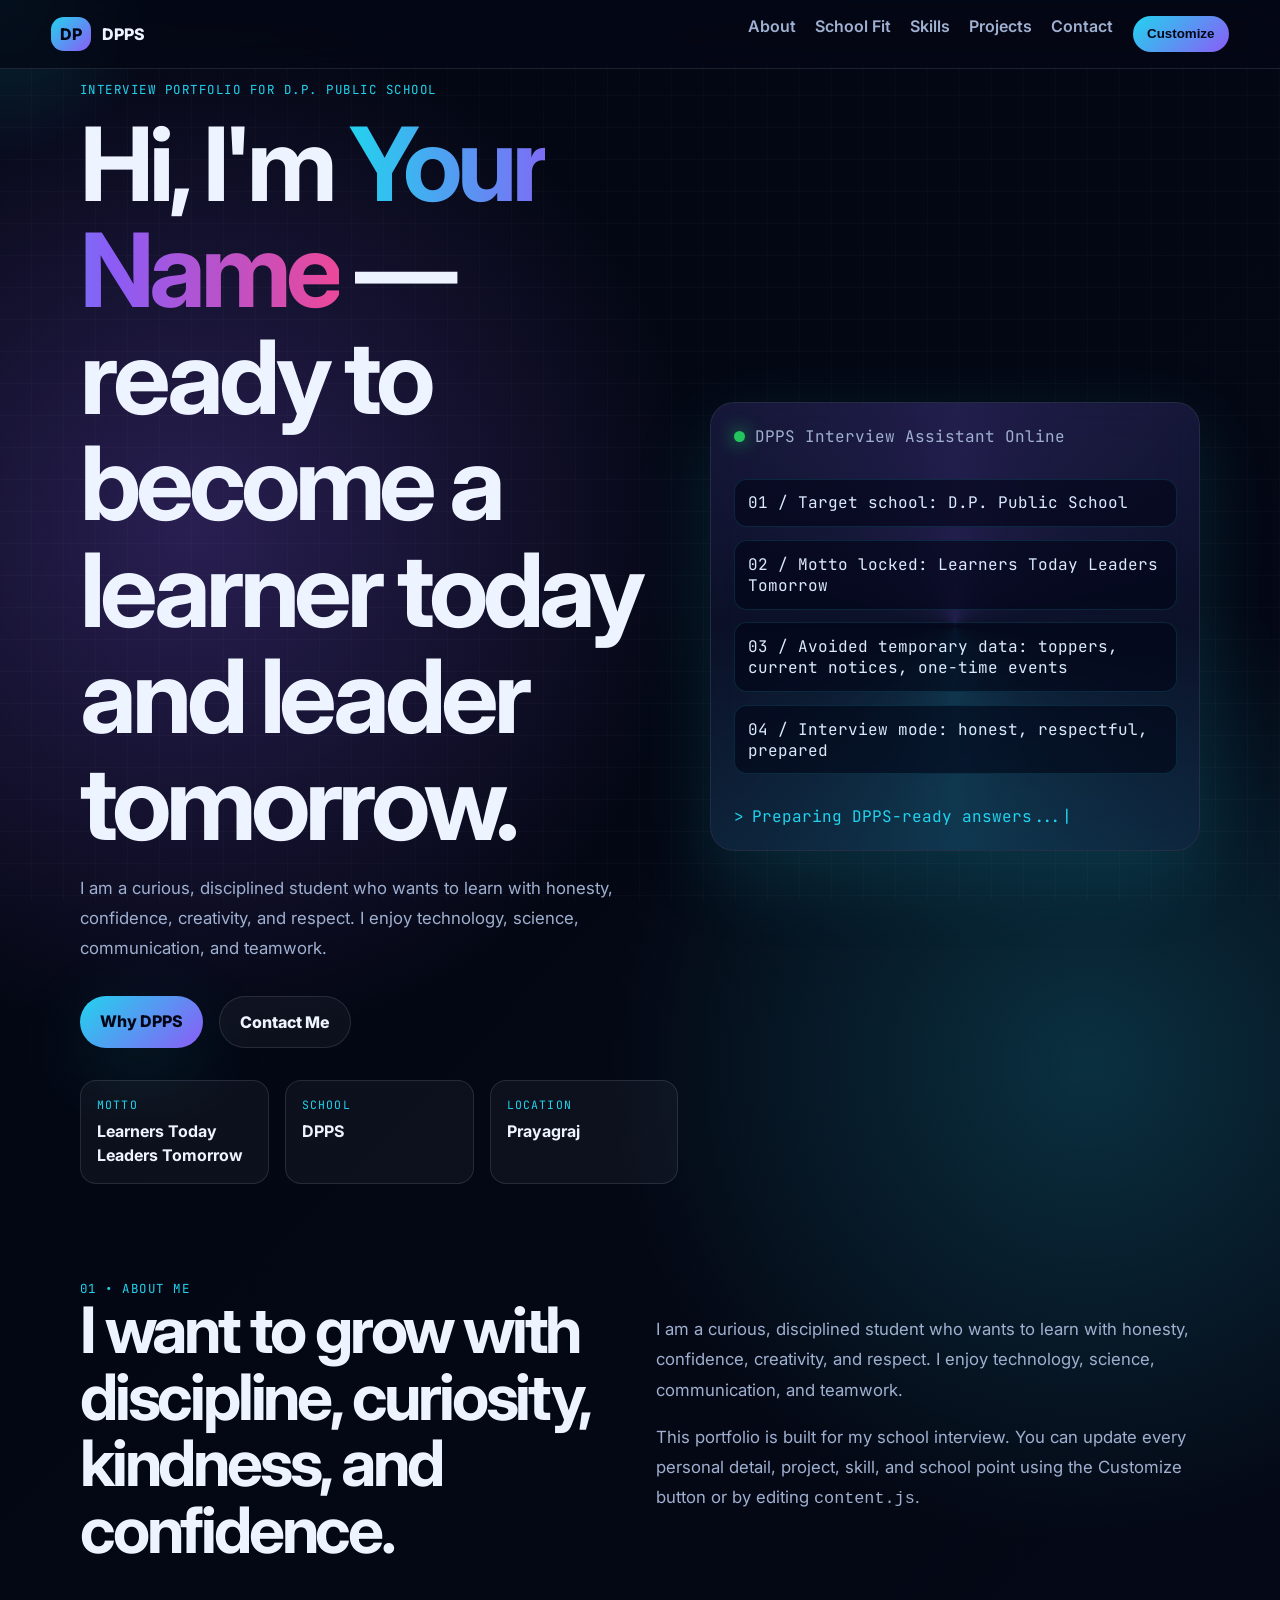
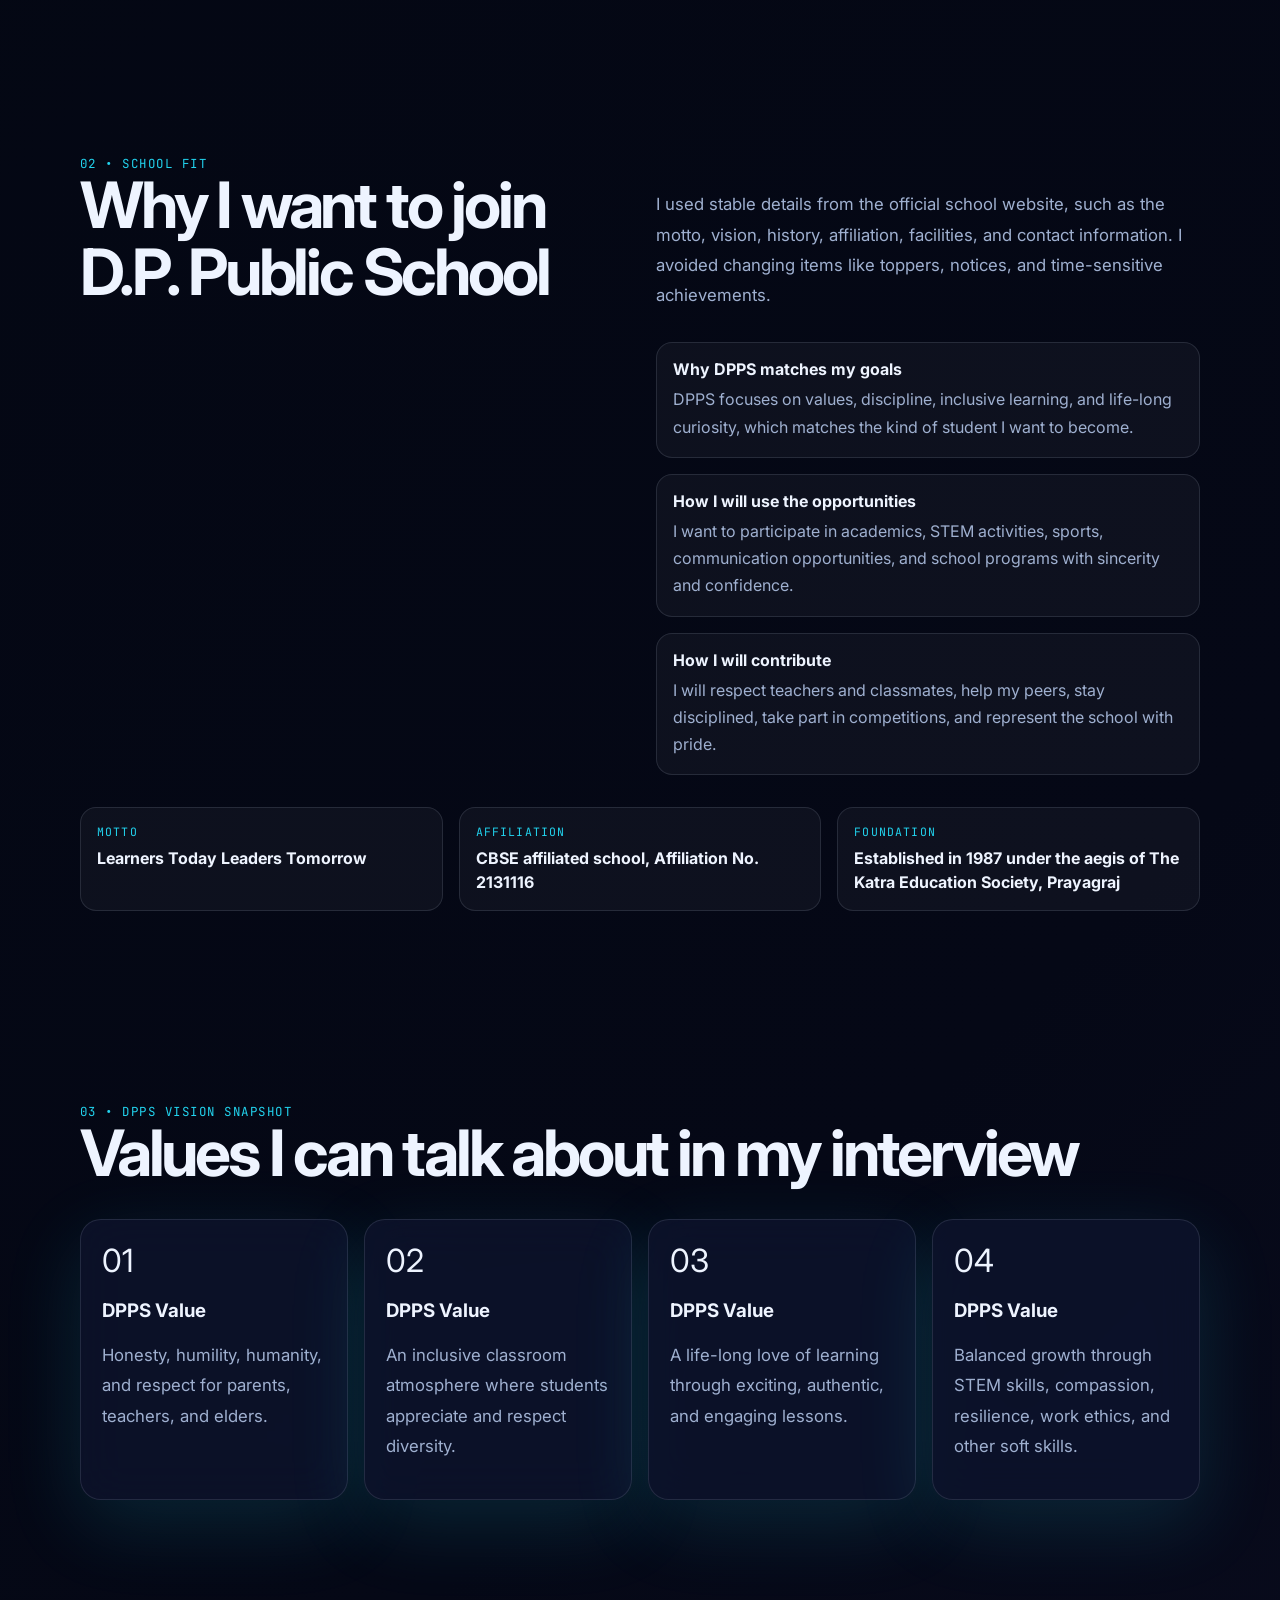
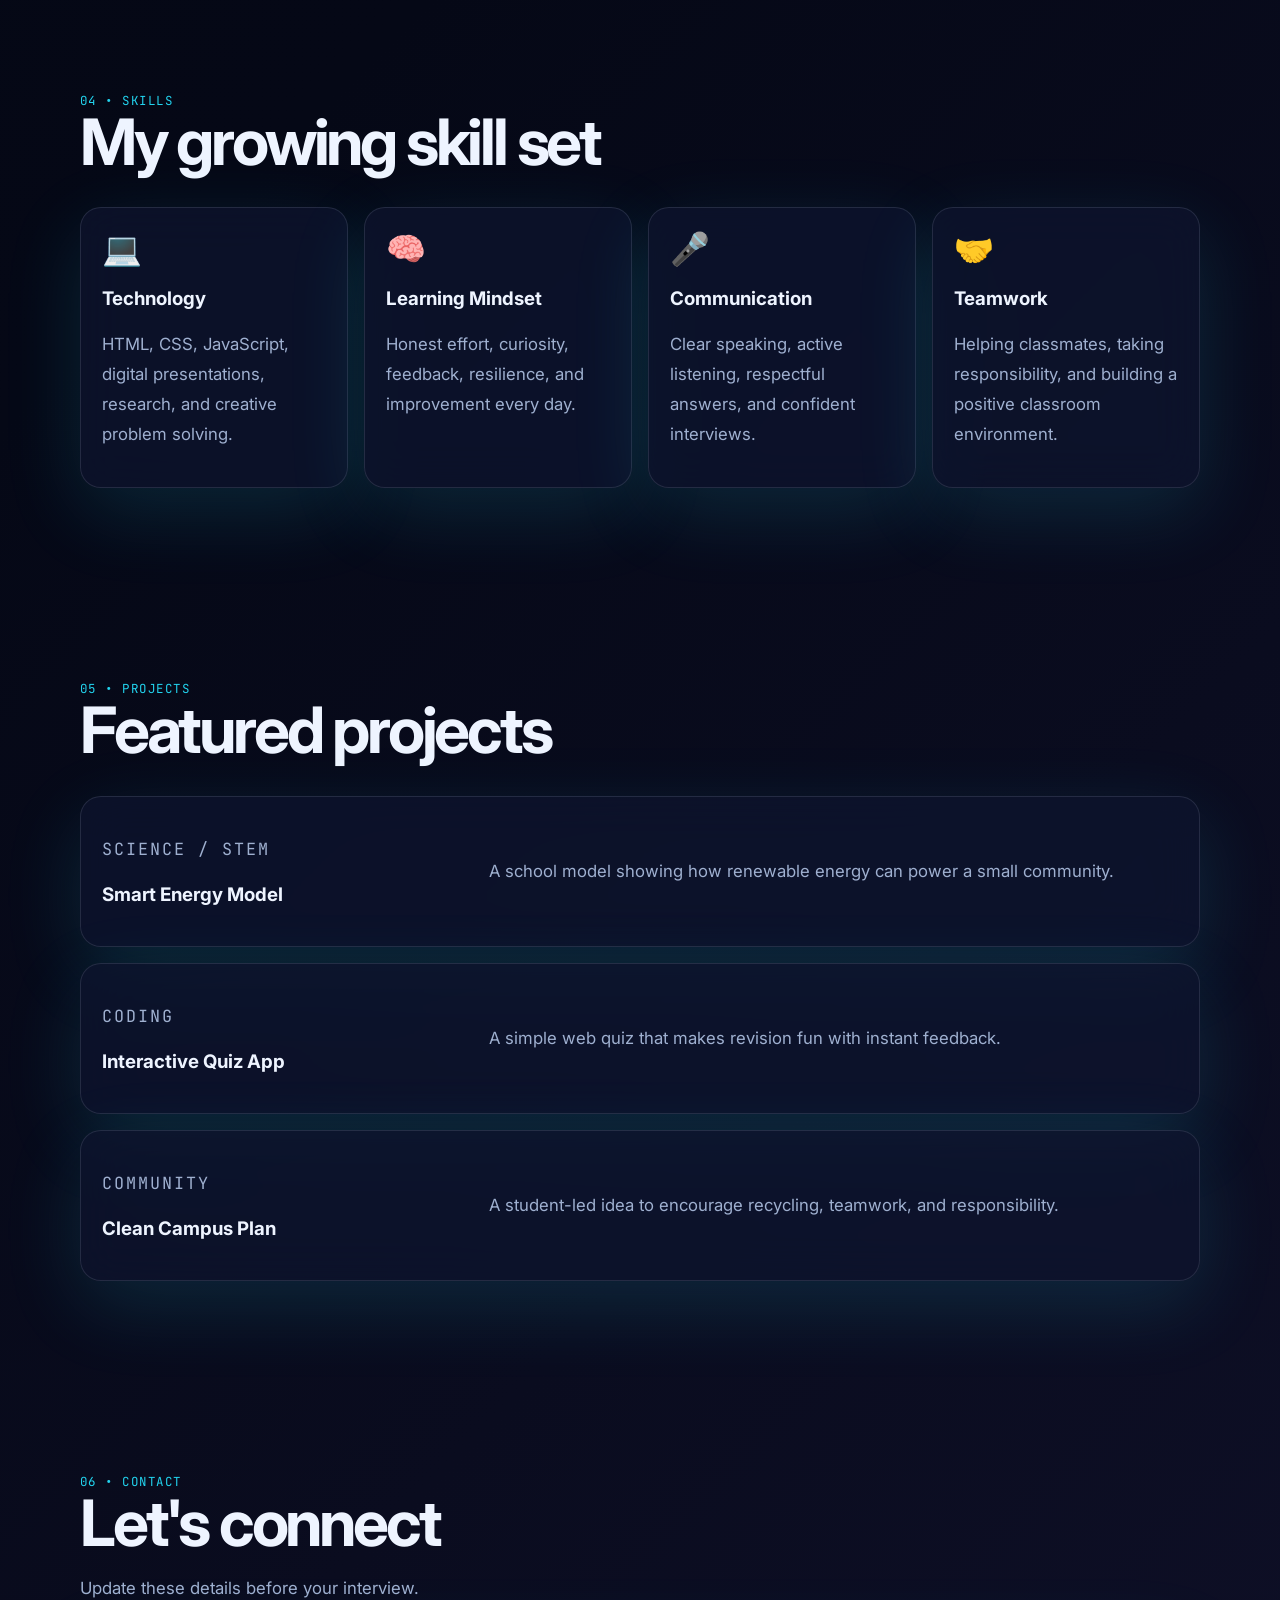
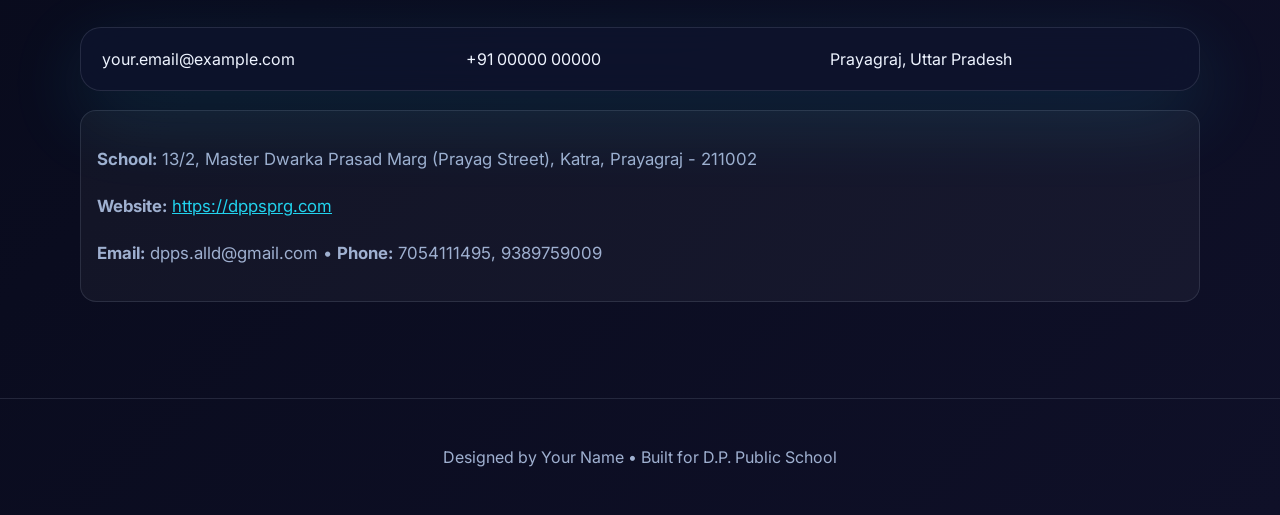
<file: index.html>
<!DOCTYPE html>
<html lang="en">
<head>
  <meta charset="UTF-8" />
  <meta name="viewport" content="width=device-width, initial-scale=1.0" />
  <meta name="description" content="A modern AI-inspired D.P. Public School interview portfolio." />
  <title>D.P. Public School Interview Portfolio</title>
  <link rel="preconnect" href="https://fonts.googleapis.com">
  <link rel="preconnect" href="https://fonts.gstatic.com" crossorigin>
  <link href="https://fonts.googleapis.com/css2?family=Inter:wght@400;500;600;700;800&family=JetBrains+Mono:wght@400;600&display=swap" rel="stylesheet">
  <link rel="stylesheet" href="styles.css" />
</head>
<body>
  <div class="cursor-glow" aria-hidden="true"></div>
  <div class="noise" aria-hidden="true"></div>

  <header class="site-header">
    <a class="logo" href="#home" aria-label="Go to home">
      <span class="logo-mark">DP</span>
      <span data-field="school.shortName">DPPS</span>
    </a>
    <button class="menu-toggle" aria-label="Open navigation" aria-expanded="false">
      <span></span><span></span><span></span>
    </button>
    <nav class="nav-links" aria-label="Main navigation">
      <a href="#about">About</a>
      <a href="#school-fit">School Fit</a>
      <a href="#skills">Skills</a>
      <a href="#projects">Projects</a>
      <a href="#contact">Contact</a>
      <button class="edit-open" type="button">Customize</button>
    </nav>
  </header>

  <main>
    <section id="home" class="hero section-grid">
      <div class="hero-copy reveal">
        <p class="eyebrow">Interview Portfolio for <span data-field="school.name">D.P. Public School</span></p>
        <h1>Hi, I'm <span class="gradient-text" data-field="student.name">Your Name</span> — ready to become a learner today and leader tomorrow.</h1>
        <p class="hero-text" data-field="student.intro"></p>
        <div class="hero-actions">
          <a class="btn primary" href="#school-fit">Why DPPS</a>
          <a class="btn ghost" href="#contact">Contact Me</a>
        </div>
        <div class="quick-facts" id="quickFacts"></div>
      </div>

      <aside class="ai-panel reveal" aria-label="AI style introduction panel">
        <div class="panel-top">
          <span class="status-dot"></span>
          <span>DPPS Interview Assistant Online</span>
        </div>
        <div class="terminal-lines" id="terminalLines"></div>
        <div class="prompt-row">
          <span>&gt;</span>
          <span class="typing" id="typingText">Preparing DPPS-ready answers...</span>
        </div>
      </aside>
    </section>

    <section id="about" class="content-section reveal">
      <div class="section-label">01 • About Me</div>
      <div class="two-column">
        <h2>I want to grow with discipline, curiosity, kindness, and confidence.</h2>
        <div>
          <p data-field="student.intro"></p>
          <p>This portfolio is built for my school interview. You can update every personal detail, project, skill, and school point using the Customize button or by editing <code>content.js</code>.</p>
        </div>
      </div>
    </section>

    <section id="school-fit" class="content-section reveal">
      <div class="section-label">02 • School Fit</div>
      <div class="two-column">
        <h2>Why I want to join <span data-field="school.name">D.P. Public School</span></h2>
        <div>
          <p class="school-note">I used stable details from the official school website, such as the motto, vision, history, affiliation, facilities, and contact information. I avoided changing items like toppers, notices, and time-sensitive achievements.</p>
          <div class="fit-list" id="schoolFitList"></div>
        </div>
      </div>
      <div class="school-dashboard">
        <article><span>Motto</span><strong data-field="school.motto"></strong></article>
        <article><span>Affiliation</span><strong data-field="school.affiliation"></strong></article>
        <article><span>Foundation</span><strong data-field="school.founded"></strong></article>
      </div>
    </section>

    <section id="vision" class="content-section reveal">
      <div class="section-label">03 • DPPS Vision Snapshot</div>
      <h2>Values I can talk about in my interview</h2>
      <div class="card-grid" id="visionCards"></div>
    </section>

    <section id="skills" class="content-section reveal">
      <div class="section-label">04 • Skills</div>
      <h2>My growing skill set</h2>
      <div class="card-grid" id="skillsGrid"></div>
    </section>

    <section id="projects" class="content-section reveal">
      <div class="section-label">05 • Projects</div>
      <h2>Featured projects</h2>
      <div class="project-list" id="projectsList"></div>
    </section>

    <section id="contact" class="content-section contact-section reveal">
      <div class="section-label">06 • Contact</div>
      <h2>Let's connect</h2>
      <p>Update these details before your interview.</p>
      <div class="contact-grid">
        <a data-link="student.email" href="mailto:your.email@example.com" data-field="student.email"></a>
        <a data-link="student.phone" href="tel:+910000000000" data-field="student.phone"></a>
        <span data-field="student.city"></span>
      </div>
      <div class="school-contact">
        <p><strong>School:</strong> <span data-field="school.address"></span></p>
        <p><strong>Website:</strong> <a data-link="school.website" href="https://dppsprg.com" data-field="school.website"></a></p>
        <p><strong>Email:</strong> <span data-field="school.email"></span> • <strong>Phone:</strong> <span data-field="school.phone"></span></p>
      </div>
    </section>
  </main>

  <dialog class="editor-dialog" id="editorDialog">
    <form method="dialog" class="editor-panel">
      <div>
        <p class="eyebrow">Local Portfolio Editor</p>
        <h2>Update without asking anyone</h2>
        <p>Change the JSON below, save it, and this browser will remember your edits. Use Reset to return to the original DPPS template.</p>
      </div>
      <textarea id="contentEditor" spellcheck="false"></textarea>
      <div class="editor-actions">
        <button class="btn ghost" value="cancel" type="submit">Close</button>
        <button class="btn ghost" id="resetContent" type="button">Reset</button>
        <button class="btn primary" id="saveContent" type="button">Save Updates</button>
      </div>
      <p class="editor-message" id="editorMessage" role="status"></p>
    </form>
  </dialog>

  <footer>
    <p>Designed by <span data-field="student.name">Your Name</span> • Built for <span data-field="school.name">D.P. Public School</span></p>
  </footer>

  <script src="content.js"></script>
  <script src="script.js"></script>
</body>
</html>
</file>
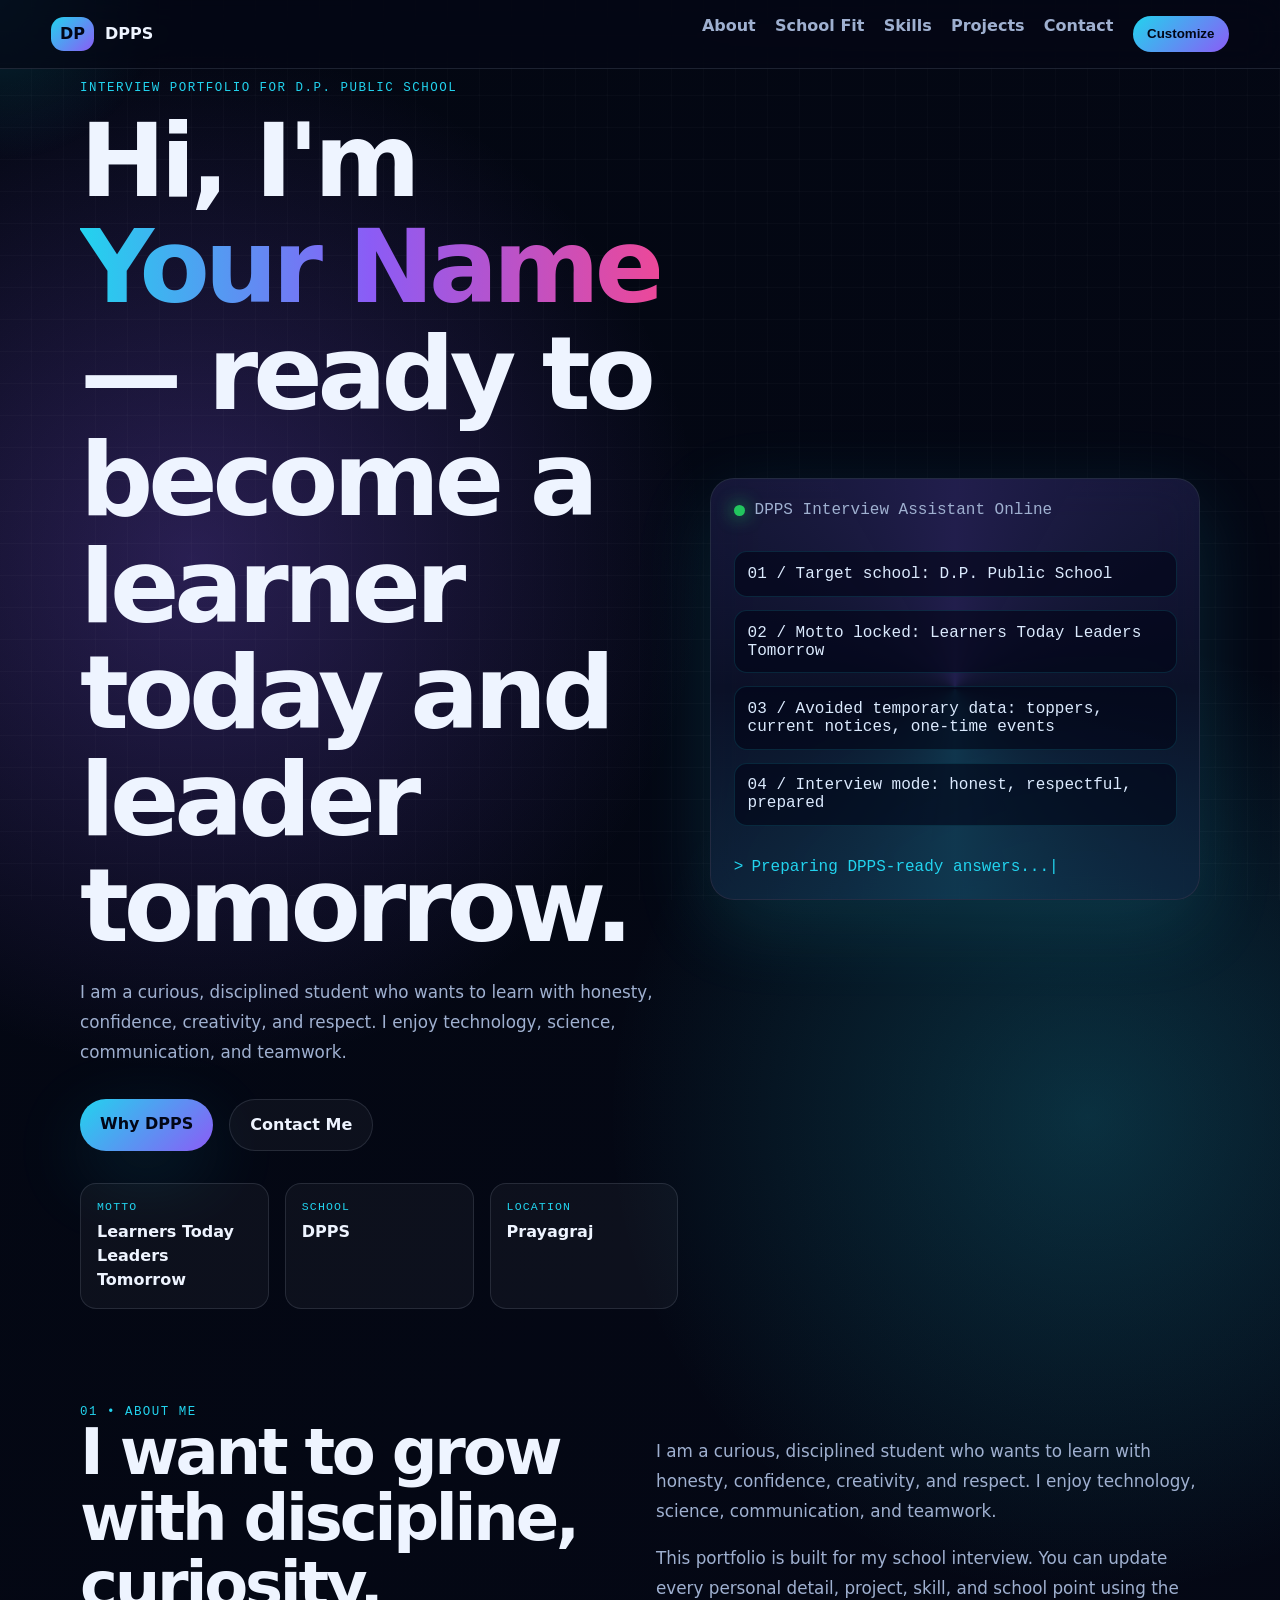
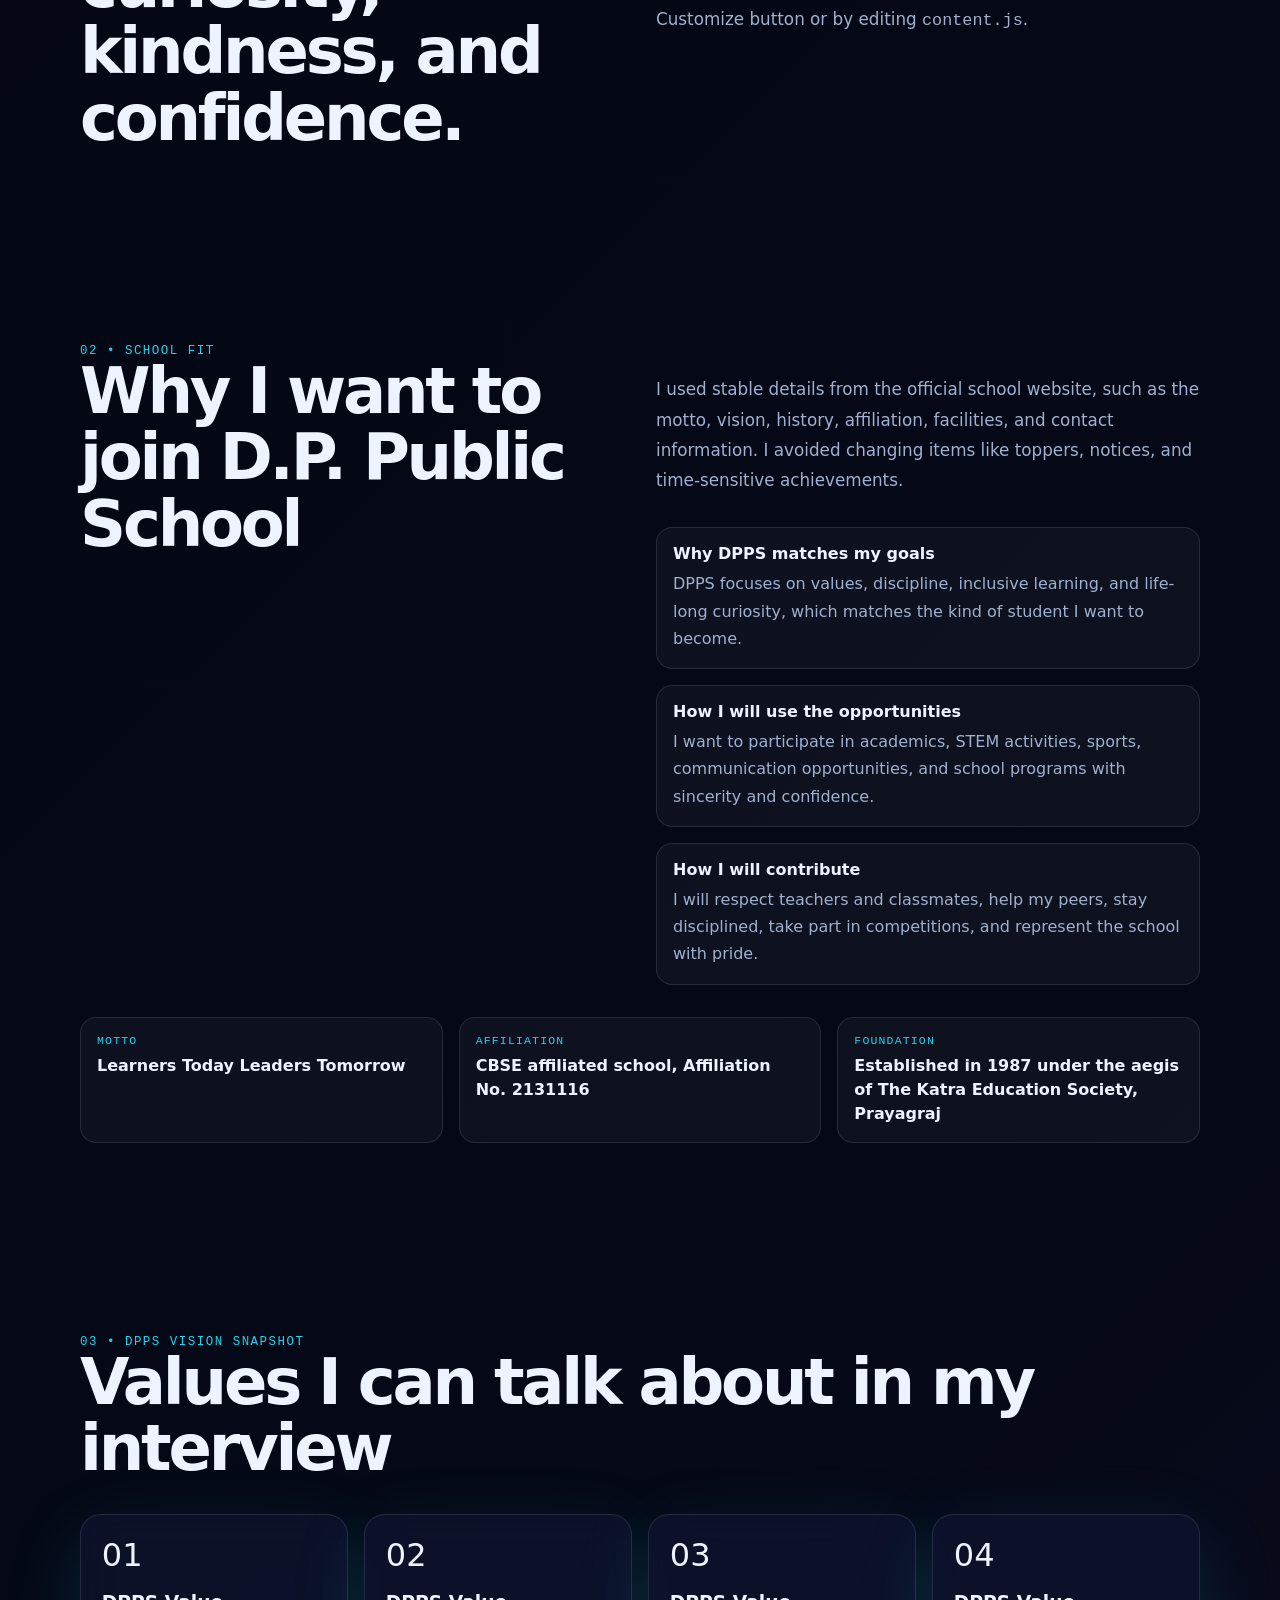
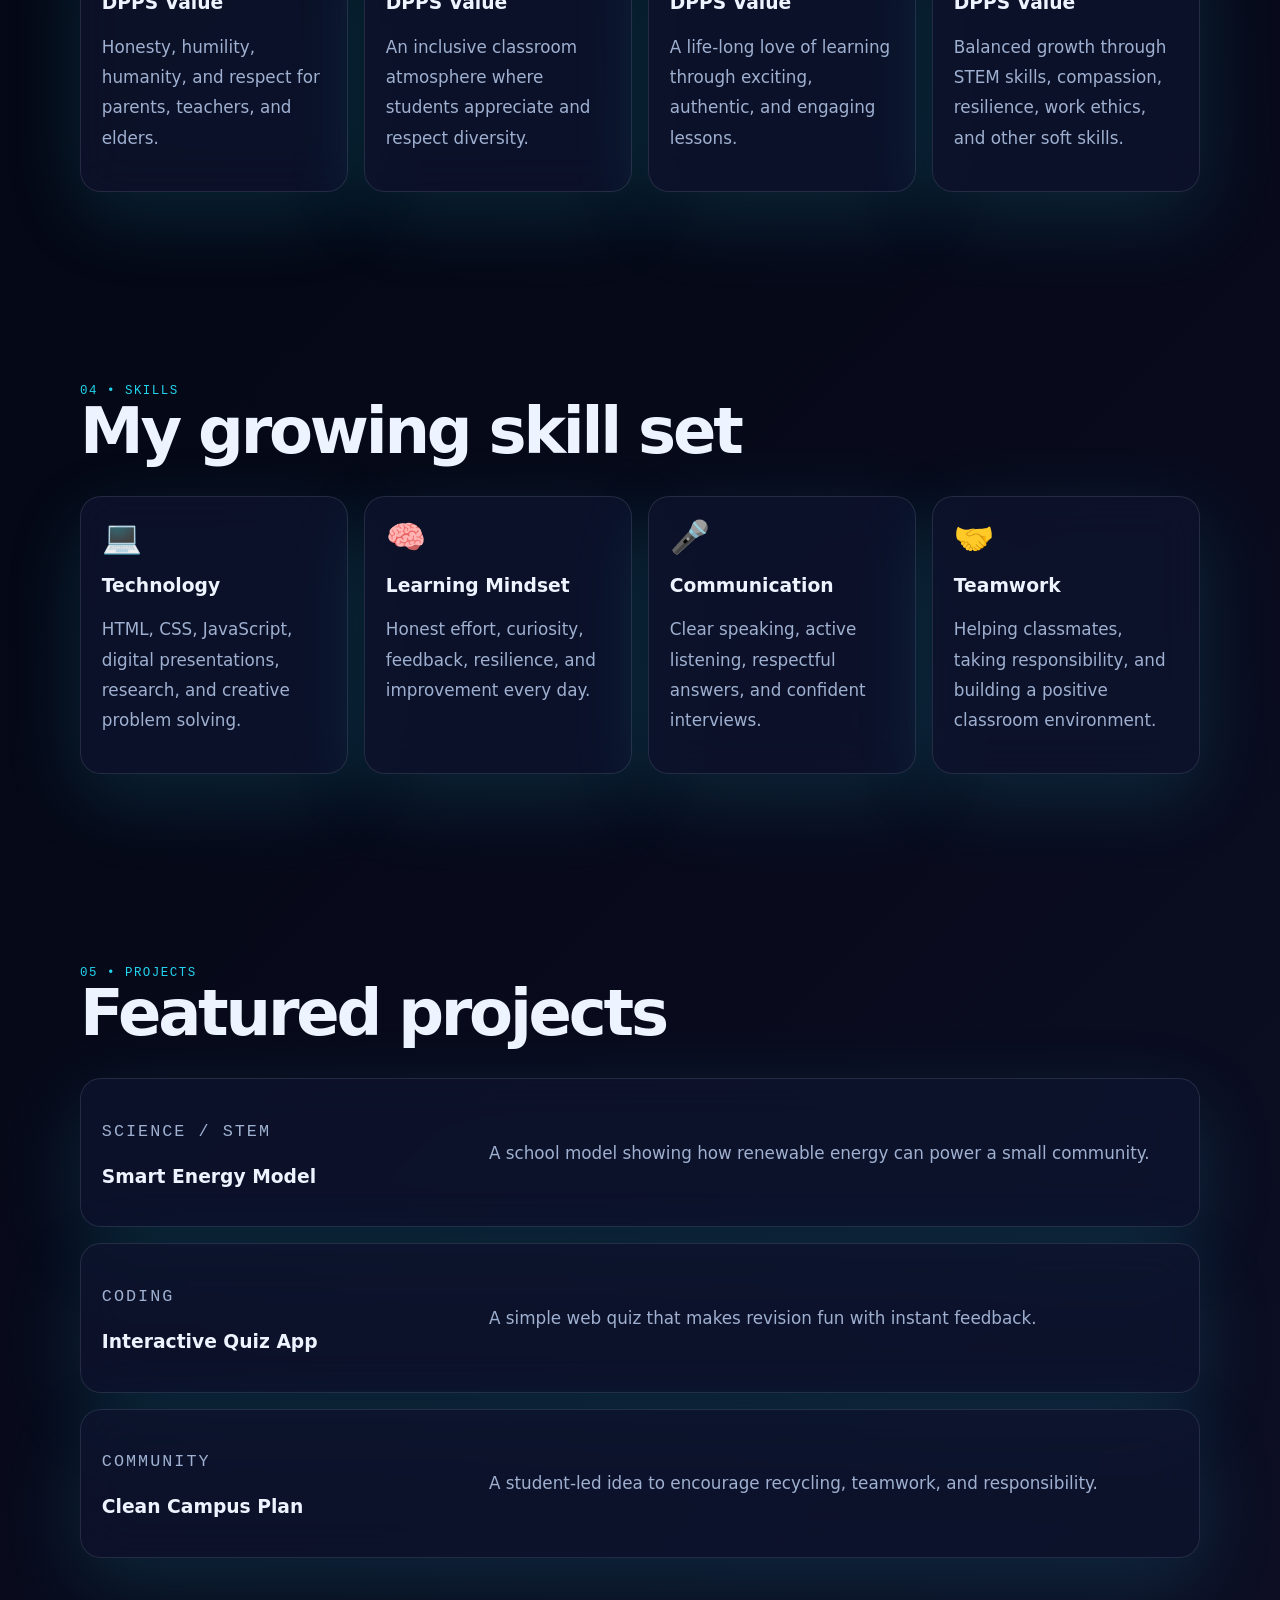
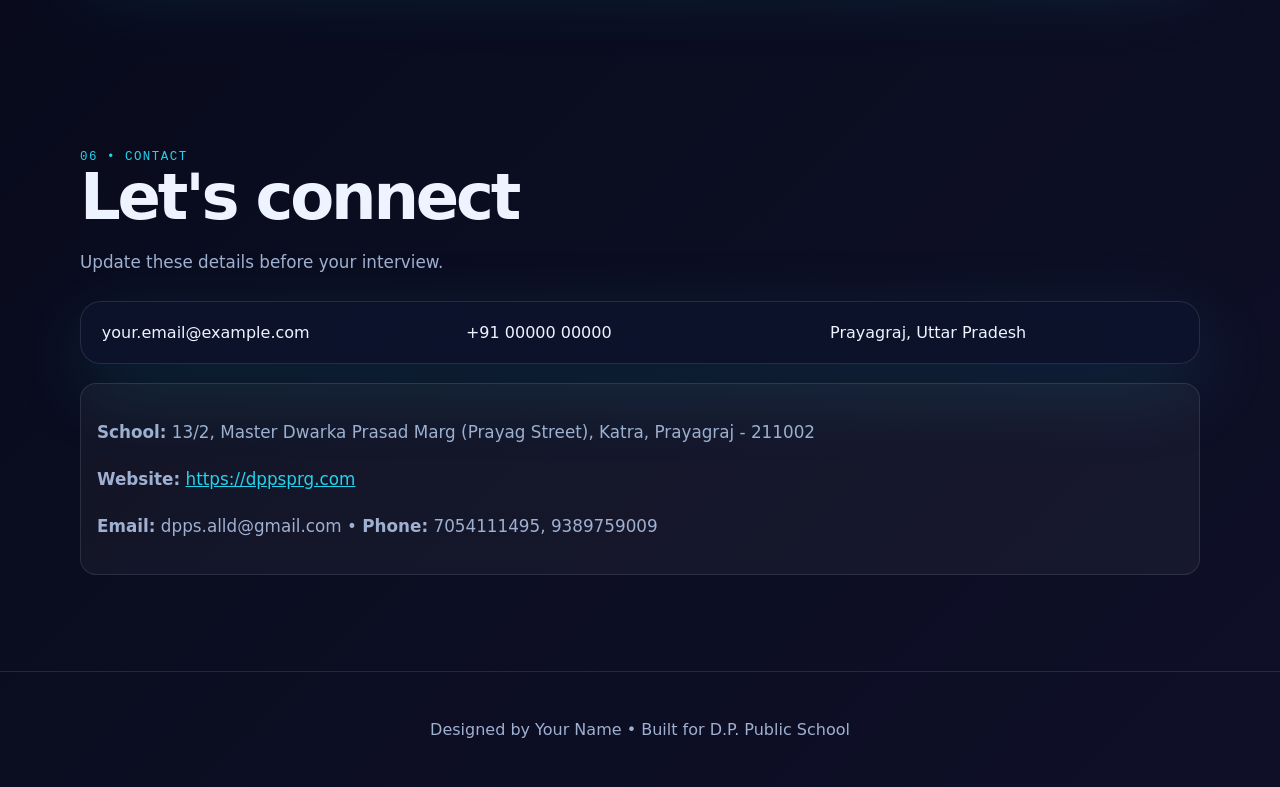
<file: dpps-portfolio.html>
<!DOCTYPE html>
<html lang="en">
<head>
  <meta charset="UTF-8" />
  <meta name="viewport" content="width=device-width, initial-scale=1.0" />
  <meta name="description" content="A modern AI-inspired D.P. Public School interview portfolio." />
  <title>D.P. Public School Interview Portfolio</title>
  <style>
:root {
  --bg: #050816;
  --panel: rgba(14, 22, 48, 0.72);
  --text: #eef4ff;
  --muted: #9fb0d0;
  --cyan: #22d3ee;
  --violet: #8b5cf6;
  --pink: #ec4899;
  --line: rgba(148, 163, 184, 0.18);
  --shadow: 0 24px 80px rgba(34, 211, 238, 0.14);
}

* { box-sizing: border-box; }
html { scroll-behavior: smooth; }
body {
  margin: 0;
  min-height: 100vh;
  font-family: system-ui, -apple-system, BlinkMacSystemFont, 'Segoe UI', sans-serif;
  color: var(--text);
  background:
    radial-gradient(circle at 15% 10%, rgba(139, 92, 246, 0.28), transparent 32rem),
    radial-gradient(circle at 85% 20%, rgba(34, 211, 238, 0.20), transparent 30rem),
    linear-gradient(135deg, #030712, var(--bg) 55%, #0f1028);
  overflow-x: hidden;
}

.cursor-glow {
  position: fixed;
  inset: auto;
  width: 22rem;
  height: 22rem;
  border-radius: 999px;
  pointer-events: none;
  background: radial-gradient(circle, rgba(34, 211, 238, 0.16), transparent 65%);
  transform: translate(-50%, -50%);
  z-index: 0;
}

.noise {
  position: fixed;
  inset: 0;
  pointer-events: none;
  opacity: 0.08;
  background-image: linear-gradient(transparent 95%, rgba(255,255,255,.3) 96%), linear-gradient(90deg, transparent 95%, rgba(255,255,255,.25) 96%);
  background-size: 32px 32px;
}

.site-header {
  position: sticky;
  top: 0;
  z-index: 10;
  display: flex;
  justify-content: space-between;
  align-items: center;
  padding: 1rem clamp(1rem, 4vw, 4rem);
  backdrop-filter: blur(18px);
  border-bottom: 1px solid var(--line);
  background: rgba(5, 8, 22, 0.72);
}

.logo, .nav-links a, .contact-grid a { color: var(--text); text-decoration: none; }
.logo { display: flex; gap: .7rem; align-items: center; font-weight: 800; }
.logo-mark { padding: .45rem .55rem; border-radius: .8rem; background: linear-gradient(135deg, var(--cyan), var(--violet)); color: #020617; }
.nav-links { display: flex; gap: 1.2rem; }
.nav-links a { color: var(--muted); font-weight: 600; transition: color .25s ease; }
.nav-links a:hover { color: var(--cyan); }
.nav-links a.active { color: var(--text); }
.menu-toggle { display: none; background: none; border: 0; }
.menu-toggle span { display: block; width: 1.6rem; height: 2px; margin: 5px; background: var(--text); }

main { position: relative; z-index: 1; }
.section-grid, .content-section { width: min(1120px, calc(100% - 2rem)); margin: 0 auto; }
.hero { min-height: 88vh; display: grid; grid-template-columns: 1.1fr .9fr; gap: 2rem; align-items: center; }
.eyebrow, .section-label, .project-type { color: var(--cyan); font-family: 'Courier New', ui-monospace, monospace; text-transform: uppercase; letter-spacing: .12em; font-size: .78rem; }
h1, h2 { margin: 0; line-height: 1.04; letter-spacing: -0.05em; }
h1 { font-size: clamp(2.8rem, 8vw, 6.8rem); }
h2 { font-size: clamp(2rem, 5vw, 4rem); }
.hero-text, .content-section p { color: var(--muted); font-size: 1.05rem; line-height: 1.8; }
.gradient-text { background: linear-gradient(90deg, var(--cyan), var(--violet), var(--pink)); -webkit-background-clip: text; color: transparent; }
.hero-actions { display: flex; flex-wrap: wrap; gap: 1rem; margin-top: 2rem; }
.btn { padding: .95rem 1.25rem; border-radius: 999px; text-decoration: none; font-weight: 800; transition: transform .25s ease, box-shadow .25s ease; }
.btn:hover { transform: translateY(-4px); }
.primary { color: #020617; background: linear-gradient(135deg, var(--cyan), var(--violet)); box-shadow: var(--shadow); }
.ghost { color: var(--text); border: 1px solid var(--line); background: rgba(255,255,255,.04); }

.ai-panel, .glass-card, .project-card, .contact-grid {
  border: 1px solid var(--line);
  background: var(--panel);
  box-shadow: var(--shadow);
  backdrop-filter: blur(22px);
}
.ai-panel { border-radius: 1.5rem; padding: 1.4rem; min-height: 360px; position: relative; overflow: hidden; }
.ai-panel::before { content: ''; position: absolute; inset: -40%; background: conic-gradient(from 90deg, transparent, rgba(34,211,238,.18), transparent, rgba(139,92,246,.18), transparent); animation: spin 8s linear infinite; }
.ai-panel > * { position: relative; z-index: 1; }
.panel-top { display: flex; gap: .6rem; align-items: center; color: var(--muted); font-family: 'Courier New', ui-monospace, monospace; }
.status-dot { width: .7rem; height: .7rem; border-radius: 50%; background: #22c55e; box-shadow: 0 0 18px #22c55e; }
.terminal-lines { margin: 2rem 0; display: grid; gap: .8rem; color: #dbeafe; font-family: 'Courier New', ui-monospace, monospace; }
.terminal-lines p { margin: 0; padding: .8rem; border-radius: .8rem; background: rgba(2,6,23,.62); border: 1px solid rgba(34,211,238,.14); }
.prompt-row { display: flex; gap: .5rem; color: var(--cyan); font-family: 'Courier New', ui-monospace, monospace; }
.typing::after { content: '|'; animation: blink .75s infinite; }

.content-section { padding: 6rem 0; }
.two-column { display: grid; grid-template-columns: 1fr 1fr; gap: 2rem; align-items: start; }
.card-grid { display: grid; grid-template-columns: repeat(4, 1fr); gap: 1rem; margin-top: 2rem; }
.glass-card, .project-card, .contact-grid { border-radius: 1.3rem; padding: 1.3rem; }
.glass-card { transition: transform .25s ease, border-color .25s ease; }
.glass-card:hover { transform: translateY(-8px); border-color: rgba(34,211,238,.55); }
.glass-card span { font-size: 2rem; }
.fit-list, .project-list { display: grid; gap: 1rem; margin-top: 2rem; }
.fit-list article { display: grid; gap: .45rem; padding: 1rem; border: 1px solid var(--line); border-radius: 1rem; background: rgba(255,255,255,.04); }
.fit-list strong { color: var(--text); }
.fit-list span, .school-note { color: var(--muted); line-height: 1.7; }
.project-card { display: grid; grid-template-columns: .7fr 1.3fr; gap: 1rem; align-items: center; }
.contact-grid { display: grid; grid-template-columns: repeat(3, 1fr); gap: 1rem; margin-top: 1.5rem; }
footer { position: relative; z-index: 1; padding: 2rem; text-align: center; color: var(--muted); border-top: 1px solid var(--line); }

.reveal { opacity: 0; transform: translateY(24px); transition: opacity .7s ease, transform .7s ease; }
.reveal.visible { opacity: 1; transform: translateY(0); }
@keyframes spin { to { transform: rotate(360deg); } }
@keyframes blink { 50% { opacity: 0; } }

@media (max-width: 820px) {
  .menu-toggle { display: block; }
  .nav-links { position: fixed; top: 4.3rem; left: 1rem; right: 1rem; display: none; flex-direction: column; padding: 1rem; border: 1px solid var(--line); border-radius: 1rem; background: rgba(5,8,22,.96); }
  .nav-links.open { display: flex; }
  .hero, .two-column, .project-card, .contact-grid { grid-template-columns: 1fr; }
  .hero { padding: 4rem 0; }
  .card-grid { grid-template-columns: repeat(2, 1fr); }
}

@media (max-width: 520px) {
  .card-grid { grid-template-columns: 1fr; }
  .hero-actions { flex-direction: column; }
  .btn { text-align: center; }
  .ai-panel { min-height: 300px; }
}

.quick-facts, .school-dashboard {
  display: grid;
  grid-template-columns: repeat(3, 1fr);
  gap: 1rem;
  margin-top: 2rem;
}

.quick-facts article, .school-dashboard article, .school-contact {
  border: 1px solid var(--line);
  border-radius: 1rem;
  padding: 1rem;
  background: rgba(255, 255, 255, 0.04);
}

.quick-facts span, .school-dashboard span {
  display: block;
  color: var(--cyan);
  font-family: 'Courier New', ui-monospace, monospace;
  font-size: .72rem;
  letter-spacing: .1em;
  text-transform: uppercase;
  margin-bottom: .45rem;
}

.school-dashboard { margin-top: 2rem; }
.school-dashboard strong, .quick-facts strong { line-height: 1.5; }
.school-contact { margin-top: 1.2rem; color: var(--muted); }
.school-contact a { color: var(--cyan); }
.edit-open {
  color: #020617;
  border: 0;
  border-radius: 999px;
  padding: .65rem .9rem;
  font-weight: 800;
  cursor: pointer;
  background: linear-gradient(135deg, var(--cyan), var(--violet));
}

.editor-dialog {
  width: min(920px, calc(100% - 2rem));
  border: 1px solid var(--line);
  border-radius: 1.4rem;
  color: var(--text);
  background: #070b1d;
  box-shadow: var(--shadow);
}

.editor-dialog::backdrop { background: rgba(2, 6, 23, .78); backdrop-filter: blur(8px); }
.editor-panel { display: grid; gap: 1rem; }
.editor-panel h2 { font-size: clamp(1.7rem, 4vw, 3rem); }
.editor-panel p { color: var(--muted); line-height: 1.7; }
#contentEditor {
  width: 100%;
  min-height: 46vh;
  resize: vertical;
  border: 1px solid var(--line);
  border-radius: 1rem;
  padding: 1rem;
  color: #dbeafe;
  background: rgba(2, 6, 23, .9);
  font-family: 'Courier New', ui-monospace, monospace;
  line-height: 1.5;
}
.editor-actions { display: flex; justify-content: flex-end; gap: 1rem; flex-wrap: wrap; }
.editor-actions .btn { border: 0; cursor: pointer; }
.editor-message { min-height: 1.5rem; }

@media (max-width: 820px) {
  .quick-facts, .school-dashboard { grid-template-columns: 1fr; }
  .edit-open { width: 100%; }
}

  </style>
</head>
<body>
  <div class="cursor-glow" aria-hidden="true"></div>
  <div class="noise" aria-hidden="true"></div>

  <header class="site-header">
    <a class="logo" href="#home" aria-label="Go to home">
      <span class="logo-mark">DP</span>
      <span data-field="school.shortName">DPPS</span>
    </a>
    <button class="menu-toggle" aria-label="Open navigation" aria-expanded="false">
      <span></span><span></span><span></span>
    </button>
    <nav class="nav-links" aria-label="Main navigation">
      <a href="#about">About</a>
      <a href="#school-fit">School Fit</a>
      <a href="#skills">Skills</a>
      <a href="#projects">Projects</a>
      <a href="#contact">Contact</a>
      <button class="edit-open" type="button">Customize</button>
    </nav>
  </header>

  <main>
    <section id="home" class="hero section-grid">
      <div class="hero-copy reveal">
        <p class="eyebrow">Interview Portfolio for <span data-field="school.name">D.P. Public School</span></p>
        <h1>Hi, I'm <span class="gradient-text" data-field="student.name">Your Name</span> — ready to become a learner today and leader tomorrow.</h1>
        <p class="hero-text" data-field="student.intro"></p>
        <div class="hero-actions">
          <a class="btn primary" href="#school-fit">Why DPPS</a>
          <a class="btn ghost" href="#contact">Contact Me</a>
        </div>
        <div class="quick-facts" id="quickFacts"></div>
      </div>

      <aside class="ai-panel reveal" aria-label="AI style introduction panel">
        <div class="panel-top">
          <span class="status-dot"></span>
          <span>DPPS Interview Assistant Online</span>
        </div>
        <div class="terminal-lines" id="terminalLines"></div>
        <div class="prompt-row">
          <span>&gt;</span>
          <span class="typing" id="typingText">Preparing DPPS-ready answers...</span>
        </div>
      </aside>
    </section>

    <section id="about" class="content-section reveal">
      <div class="section-label">01 • About Me</div>
      <div class="two-column">
        <h2>I want to grow with discipline, curiosity, kindness, and confidence.</h2>
        <div>
          <p data-field="student.intro"></p>
          <p>This portfolio is built for my school interview. You can update every personal detail, project, skill, and school point using the Customize button or by editing <code>content.js</code>.</p>
        </div>
      </div>
    </section>

    <section id="school-fit" class="content-section reveal">
      <div class="section-label">02 • School Fit</div>
      <div class="two-column">
        <h2>Why I want to join <span data-field="school.name">D.P. Public School</span></h2>
        <div>
          <p class="school-note">I used stable details from the official school website, such as the motto, vision, history, affiliation, facilities, and contact information. I avoided changing items like toppers, notices, and time-sensitive achievements.</p>
          <div class="fit-list" id="schoolFitList"></div>
        </div>
      </div>
      <div class="school-dashboard">
        <article><span>Motto</span><strong data-field="school.motto"></strong></article>
        <article><span>Affiliation</span><strong data-field="school.affiliation"></strong></article>
        <article><span>Foundation</span><strong data-field="school.founded"></strong></article>
      </div>
    </section>

    <section id="vision" class="content-section reveal">
      <div class="section-label">03 • DPPS Vision Snapshot</div>
      <h2>Values I can talk about in my interview</h2>
      <div class="card-grid" id="visionCards"></div>
    </section>

    <section id="skills" class="content-section reveal">
      <div class="section-label">04 • Skills</div>
      <h2>My growing skill set</h2>
      <div class="card-grid" id="skillsGrid"></div>
    </section>

    <section id="projects" class="content-section reveal">
      <div class="section-label">05 • Projects</div>
      <h2>Featured projects</h2>
      <div class="project-list" id="projectsList"></div>
    </section>

    <section id="contact" class="content-section contact-section reveal">
      <div class="section-label">06 • Contact</div>
      <h2>Let's connect</h2>
      <p>Update these details before your interview.</p>
      <div class="contact-grid">
        <a data-link="student.email" href="mailto:your.email@example.com" data-field="student.email"></a>
        <a data-link="student.phone" href="tel:+910000000000" data-field="student.phone"></a>
        <span data-field="student.city"></span>
      </div>
      <div class="school-contact">
        <p><strong>School:</strong> <span data-field="school.address"></span></p>
        <p><strong>Website:</strong> <a data-link="school.website" href="https://dppsprg.com" data-field="school.website"></a></p>
        <p><strong>Email:</strong> <span data-field="school.email"></span> • <strong>Phone:</strong> <span data-field="school.phone"></span></p>
      </div>
    </section>
  </main>

  <dialog class="editor-dialog" id="editorDialog">
    <form method="dialog" class="editor-panel">
      <div>
        <p class="eyebrow">Local Portfolio Editor</p>
        <h2>Update without asking anyone</h2>
        <p>Change the JSON below, save it, and this browser will remember your edits. Use Reset to return to the original DPPS template.</p>
      </div>
      <textarea id="contentEditor" spellcheck="false"></textarea>
      <div class="editor-actions">
        <button class="btn ghost" value="cancel" type="submit">Close</button>
        <button class="btn ghost" id="resetContent" type="button">Reset</button>
        <button class="btn primary" id="saveContent" type="button">Save Updates</button>
      </div>
      <p class="editor-message" id="editorMessage" role="status"></p>
    </form>
  </dialog>

  <footer>
    <p>Designed by <span data-field="student.name">Your Name</span> • Built for <span data-field="school.name">D.P. Public School</span></p>
  </footer>

  <script>
const portfolioContent = {
  student: {
    name: 'Your Name',
    role: 'Future DPPS Student',
    email: 'your.email@example.com',
    phone: '+91 00000 00000',
    city: 'Prayagraj, Uttar Pradesh',
    intro: 'I am a curious, disciplined student who wants to learn with honesty, confidence, creativity, and respect. I enjoy technology, science, communication, and teamwork.'
  },
  school: {
    name: 'D.P. Public School',
    shortName: 'DPPS',
    website: 'https://dppsprg.com',
    motto: 'Learners Today Leaders Tomorrow',
    affiliation: 'CBSE affiliated school, Affiliation No. 2131116',
    founded: 'Established in 1987 under the aegis of The Katra Education Society, Prayagraj',
    address: '13/2, Master Dwarka Prasad Marg (Prayag Street), Katra, Prayagraj - 211002',
    email: 'dpps.alld@gmail.com',
    phone: '7054111495, 9389759009',
    visionPoints: [
      'Honesty, humility, humanity, and respect for parents, teachers, and elders.',
      'An inclusive classroom atmosphere where students appreciate and respect diversity.',
      'A life-long love of learning through exciting, authentic, and engaging lessons.',
      'Balanced growth through STEM skills, compassion, resilience, work ethics, and other soft skills.'
    ],
    stableHighlights: [
      'Science labs, library, sports room, infirmary, and curricular activities are highlighted by students on the school website.',
      'The school emphasizes discipline, supportive teachers, student opportunities, and overall personality development.',
      'The official website includes admission resources, rules, gallery, syllabus, calendar, and downloads.'
    ]
  },
  schoolFit: [
    {
      title: 'Why DPPS matches my goals',
      text: 'DPPS focuses on values, discipline, inclusive learning, and life-long curiosity, which matches the kind of student I want to become.'
    },
    {
      title: 'How I will use the opportunities',
      text: 'I want to participate in academics, STEM activities, sports, communication opportunities, and school programs with sincerity and confidence.'
    },
    {
      title: 'How I will contribute',
      text: 'I will respect teachers and classmates, help my peers, stay disciplined, take part in competitions, and represent the school with pride.'
    }
  ],
  skills: [
    { icon: '💻', title: 'Technology', text: 'HTML, CSS, JavaScript, digital presentations, research, and creative problem solving.' },
    { icon: '🧠', title: 'Learning Mindset', text: 'Honest effort, curiosity, feedback, resilience, and improvement every day.' },
    { icon: '🎤', title: 'Communication', text: 'Clear speaking, active listening, respectful answers, and confident interviews.' },
    { icon: '🤝', title: 'Teamwork', text: 'Helping classmates, taking responsibility, and building a positive classroom environment.' }
  ],
  projects: [
    { type: 'Science / STEM', title: 'Smart Energy Model', text: 'A school model showing how renewable energy can power a small community.' },
    { type: 'Coding', title: 'Interactive Quiz App', text: 'A simple web quiz that makes revision fun with instant feedback.' },
    { type: 'Community', title: 'Clean Campus Plan', text: 'A student-led idea to encourage recycling, teamwork, and responsibility.' }
  ]
};


const storedContent = localStorage.getItem('portfolioContent');
let activeContent = structuredClone(portfolioContent);

if (storedContent) {
  try {
    activeContent = { ...activeContent, ...JSON.parse(storedContent) };
  } catch {
    localStorage.removeItem('portfolioContent');
  }
}

const menuToggle = document.querySelector('.menu-toggle');
const navLinks = document.querySelector('.nav-links');
const cursorGlow = document.querySelector('.cursor-glow');
const terminalLines = document.querySelector('#terminalLines');
const typingText = document.querySelector('#typingText');
const editorDialog = document.querySelector('#editorDialog');
const contentEditor = document.querySelector('#contentEditor');
const editorMessage = document.querySelector('#editorMessage');

function getValue(path) {
  return path.split('.').reduce((value, key) => value?.[key], activeContent) ?? '';
}

function renderFieldContent() {
  document.querySelectorAll('[data-field]').forEach((element) => {
    element.textContent = getValue(element.dataset.field);
  });

  document.querySelectorAll('[data-link]').forEach((element) => {
    const value = getValue(element.dataset.link);
    if (element.dataset.link.includes('email')) element.href = `mailto:${value}`;
    if (element.dataset.link.includes('phone')) element.href = `tel:${value.replace(/\D/g, '')}`;
    if (element.dataset.link.includes('website')) element.href = value;
  });
}

function renderCards() {
  document.querySelector('#quickFacts').innerHTML = [
    ['Motto', activeContent.school.motto],
    ['School', activeContent.school.shortName],
    ['Location', 'Prayagraj']
  ].map(([label, value]) => `<article><span>${label}</span><strong>${value}</strong></article>`).join('');

  document.querySelector('#schoolFitList').innerHTML = activeContent.schoolFit
    .map((item) => `<article><strong>${item.title}</strong><span>${item.text}</span></article>`).join('');

  document.querySelector('#visionCards').innerHTML = activeContent.school.visionPoints
    .map((text, index) => `<article class="glass-card"><span>0${index + 1}</span><h3>DPPS Value</h3><p>${text}</p></article>`).join('');

  document.querySelector('#skillsGrid').innerHTML = activeContent.skills
    .map((skill) => `<article class="glass-card"><span>${skill.icon}</span><h3>${skill.title}</h3><p>${skill.text}</p></article>`).join('');

  document.querySelector('#projectsList').innerHTML = activeContent.projects
    .map((project) => `<article class="project-card"><div><p class="project-type">${project.type}</p><h3>${project.title}</h3></div><p>${project.text}</p></article>`).join('');
}

function renderTerminal() {
  const messages = [
    `Target school: ${activeContent.school.name}`,
    `Motto locked: ${activeContent.school.motto}`,
    'Avoided temporary data: toppers, current notices, one-time events',
    'Interview mode: honest, respectful, prepared'
  ];

  terminalLines.innerHTML = messages.map((message, index) => `<p>0${index + 1} / ${message}</p>`).join('');
}

function renderAll() {
  renderFieldContent();
  renderCards();
  renderTerminal();
}

menuToggle.addEventListener('click', () => {
  const isOpen = navLinks.classList.toggle('open');
  menuToggle.setAttribute('aria-expanded', String(isOpen));
});

document.querySelectorAll('.nav-links a').forEach((link) => {
  link.addEventListener('click', () => {
    navLinks.classList.remove('open');
    menuToggle.setAttribute('aria-expanded', 'false');
  });
});

const phrases = ['Preparing DPPS-ready answers...', 'Connecting goals with school values...', 'Ready for interview confidence.'];
let phraseIndex = 0;
setInterval(() => {
  phraseIndex = (phraseIndex + 1) % phrases.length;
  typingText.textContent = phrases[phraseIndex];
}, 2200);

window.addEventListener('pointermove', (event) => {
  cursorGlow.style.left = `${event.clientX}px`;
  cursorGlow.style.top = `${event.clientY}px`;
});

const revealObserver = new IntersectionObserver((entries) => {
  entries.forEach((entry) => {
    if (entry.isIntersecting) {
      entry.target.classList.add('visible');
      revealObserver.unobserve(entry.target);
    }
  });
}, { threshold: 0.16 });

document.querySelectorAll('.reveal').forEach((element) => revealObserver.observe(element));

document.querySelector('.edit-open').addEventListener('click', () => {
  contentEditor.value = JSON.stringify(activeContent, null, 2);
  editorMessage.textContent = '';
  editorDialog.showModal();
});

document.querySelector('#saveContent').addEventListener('click', () => {
  try {
    activeContent = JSON.parse(contentEditor.value);
    localStorage.setItem('portfolioContent', JSON.stringify(activeContent));
    renderAll();
    editorMessage.textContent = 'Saved! Your updates are stored in this browser.';
  } catch (error) {
    editorMessage.textContent = `Fix the JSON first: ${error.message}`;
  }
});

document.querySelector('#resetContent').addEventListener('click', () => {
  localStorage.removeItem('portfolioContent');
  activeContent = structuredClone(portfolioContent);
  contentEditor.value = JSON.stringify(activeContent, null, 2);
  renderAll();
  editorMessage.textContent = 'Reset to the original DPPS template.';
});

renderAll();

  </script>
</body>
</html>
</file>
<file: styles.css>
:root {
  --bg: #050816;
  --panel: rgba(14, 22, 48, 0.72);
  --text: #eef4ff;
  --muted: #9fb0d0;
  --cyan: #22d3ee;
  --violet: #8b5cf6;
  --pink: #ec4899;
  --line: rgba(148, 163, 184, 0.18);
  --shadow: 0 24px 80px rgba(34, 211, 238, 0.14);
}

* { box-sizing: border-box; }
html { scroll-behavior: smooth; }
body {
  margin: 0;
  min-height: 100vh;
  font-family: Inter, system-ui, sans-serif;
  color: var(--text);
  background:
    radial-gradient(circle at 15% 10%, rgba(139, 92, 246, 0.28), transparent 32rem),
    radial-gradient(circle at 85% 20%, rgba(34, 211, 238, 0.20), transparent 30rem),
    linear-gradient(135deg, #030712, var(--bg) 55%, #0f1028);
  overflow-x: hidden;
}

.cursor-glow {
  position: fixed;
  inset: auto;
  width: 22rem;
  height: 22rem;
  border-radius: 999px;
  pointer-events: none;
  background: radial-gradient(circle, rgba(34, 211, 238, 0.16), transparent 65%);
  transform: translate(-50%, -50%);
  z-index: 0;
}

.noise {
  position: fixed;
  inset: 0;
  pointer-events: none;
  opacity: 0.08;
  background-image: linear-gradient(transparent 95%, rgba(255,255,255,.3) 96%), linear-gradient(90deg, transparent 95%, rgba(255,255,255,.25) 96%);
  background-size: 32px 32px;
}

.site-header {
  position: sticky;
  top: 0;
  z-index: 10;
  display: flex;
  justify-content: space-between;
  align-items: center;
  padding: 1rem clamp(1rem, 4vw, 4rem);
  backdrop-filter: blur(18px);
  border-bottom: 1px solid var(--line);
  background: rgba(5, 8, 22, 0.72);
}

.logo, .nav-links a, .contact-grid a { color: var(--text); text-decoration: none; }
.logo { display: flex; gap: .7rem; align-items: center; font-weight: 800; }
.logo-mark { padding: .45rem .55rem; border-radius: .8rem; background: linear-gradient(135deg, var(--cyan), var(--violet)); color: #020617; }
.nav-links { display: flex; gap: 1.2rem; }
.nav-links a { color: var(--muted); font-weight: 600; transition: color .25s ease; }
.nav-links a:hover { color: var(--cyan); }
.nav-links a.active { color: var(--text); }
.menu-toggle { display: none; background: none; border: 0; }
.menu-toggle span { display: block; width: 1.6rem; height: 2px; margin: 5px; background: var(--text); }

main { position: relative; z-index: 1; }
.section-grid, .content-section { width: min(1120px, calc(100% - 2rem)); margin: 0 auto; }
.hero { min-height: 88vh; display: grid; grid-template-columns: 1.1fr .9fr; gap: 2rem; align-items: center; }
.eyebrow, .section-label, .project-type { color: var(--cyan); font-family: 'JetBrains Mono', monospace; text-transform: uppercase; letter-spacing: .12em; font-size: .78rem; }
h1, h2 { margin: 0; line-height: 1.04; letter-spacing: -0.05em; }
h1 { font-size: clamp(2.8rem, 8vw, 6.8rem); }
h2 { font-size: clamp(2rem, 5vw, 4rem); }
.hero-text, .content-section p { color: var(--muted); font-size: 1.05rem; line-height: 1.8; }
.gradient-text { background: linear-gradient(90deg, var(--cyan), var(--violet), var(--pink)); -webkit-background-clip: text; color: transparent; }
.hero-actions { display: flex; flex-wrap: wrap; gap: 1rem; margin-top: 2rem; }
.btn { padding: .95rem 1.25rem; border-radius: 999px; text-decoration: none; font-weight: 800; transition: transform .25s ease, box-shadow .25s ease; }
.btn:hover { transform: translateY(-4px); }
.primary { color: #020617; background: linear-gradient(135deg, var(--cyan), var(--violet)); box-shadow: var(--shadow); }
.ghost { color: var(--text); border: 1px solid var(--line); background: rgba(255,255,255,.04); }

.ai-panel, .glass-card, .project-card, .contact-grid {
  border: 1px solid var(--line);
  background: var(--panel);
  box-shadow: var(--shadow);
  backdrop-filter: blur(22px);
}
.ai-panel { border-radius: 1.5rem; padding: 1.4rem; min-height: 360px; position: relative; overflow: hidden; }
.ai-panel::before { content: ''; position: absolute; inset: -40%; background: conic-gradient(from 90deg, transparent, rgba(34,211,238,.18), transparent, rgba(139,92,246,.18), transparent); animation: spin 8s linear infinite; }
.ai-panel > * { position: relative; z-index: 1; }
.panel-top { display: flex; gap: .6rem; align-items: center; color: var(--muted); font-family: 'JetBrains Mono', monospace; }
.status-dot { width: .7rem; height: .7rem; border-radius: 50%; background: #22c55e; box-shadow: 0 0 18px #22c55e; }
.terminal-lines { margin: 2rem 0; display: grid; gap: .8rem; color: #dbeafe; font-family: 'JetBrains Mono', monospace; }
.terminal-lines p { margin: 0; padding: .8rem; border-radius: .8rem; background: rgba(2,6,23,.62); border: 1px solid rgba(34,211,238,.14); }
.prompt-row { display: flex; gap: .5rem; color: var(--cyan); font-family: 'JetBrains Mono', monospace; }
.typing::after { content: '|'; animation: blink .75s infinite; }

.content-section { padding: 6rem 0; }
.two-column { display: grid; grid-template-columns: 1fr 1fr; gap: 2rem; align-items: start; }
.card-grid { display: grid; grid-template-columns: repeat(4, 1fr); gap: 1rem; margin-top: 2rem; }
.glass-card, .project-card, .contact-grid { border-radius: 1.3rem; padding: 1.3rem; }
.glass-card { transition: transform .25s ease, border-color .25s ease; }
.glass-card:hover { transform: translateY(-8px); border-color: rgba(34,211,238,.55); }
.glass-card span { font-size: 2rem; }
.fit-list, .project-list { display: grid; gap: 1rem; margin-top: 2rem; }
.fit-list article { display: grid; gap: .45rem; padding: 1rem; border: 1px solid var(--line); border-radius: 1rem; background: rgba(255,255,255,.04); }
.fit-list strong { color: var(--text); }
.fit-list span, .school-note { color: var(--muted); line-height: 1.7; }
.project-card { display: grid; grid-template-columns: .7fr 1.3fr; gap: 1rem; align-items: center; }
.contact-grid { display: grid; grid-template-columns: repeat(3, 1fr); gap: 1rem; margin-top: 1.5rem; }
footer { position: relative; z-index: 1; padding: 2rem; text-align: center; color: var(--muted); border-top: 1px solid var(--line); }

.reveal { opacity: 0; transform: translateY(24px); transition: opacity .7s ease, transform .7s ease; }
.reveal.visible { opacity: 1; transform: translateY(0); }
@keyframes spin { to { transform: rotate(360deg); } }
@keyframes blink { 50% { opacity: 0; } }

@media (max-width: 820px) {
  .menu-toggle { display: block; }
  .nav-links { position: fixed; top: 4.3rem; left: 1rem; right: 1rem; display: none; flex-direction: column; padding: 1rem; border: 1px solid var(--line); border-radius: 1rem; background: rgba(5,8,22,.96); }
  .nav-links.open { display: flex; }
  .hero, .two-column, .project-card, .contact-grid { grid-template-columns: 1fr; }
  .hero { padding: 4rem 0; }
  .card-grid { grid-template-columns: repeat(2, 1fr); }
}

@media (max-width: 520px) {
  .card-grid { grid-template-columns: 1fr; }
  .hero-actions { flex-direction: column; }
  .btn { text-align: center; }
  .ai-panel { min-height: 300px; }
}

.quick-facts, .school-dashboard {
  display: grid;
  grid-template-columns: repeat(3, 1fr);
  gap: 1rem;
  margin-top: 2rem;
}

.quick-facts article, .school-dashboard article, .school-contact {
  border: 1px solid var(--line);
  border-radius: 1rem;
  padding: 1rem;
  background: rgba(255, 255, 255, 0.04);
}

.quick-facts span, .school-dashboard span {
  display: block;
  color: var(--cyan);
  font-family: 'JetBrains Mono', monospace;
  font-size: .72rem;
  letter-spacing: .1em;
  text-transform: uppercase;
  margin-bottom: .45rem;
}

.school-dashboard { margin-top: 2rem; }
.school-dashboard strong, .quick-facts strong { line-height: 1.5; }
.school-contact { margin-top: 1.2rem; color: var(--muted); }
.school-contact a { color: var(--cyan); }
.edit-open {
  color: #020617;
  border: 0;
  border-radius: 999px;
  padding: .65rem .9rem;
  font-weight: 800;
  cursor: pointer;
  background: linear-gradient(135deg, var(--cyan), var(--violet));
}

.editor-dialog {
  width: min(920px, calc(100% - 2rem));
  border: 1px solid var(--line);
  border-radius: 1.4rem;
  color: var(--text);
  background: #070b1d;
  box-shadow: var(--shadow);
}

.editor-dialog::backdrop { background: rgba(2, 6, 23, .78); backdrop-filter: blur(8px); }
.editor-panel { display: grid; gap: 1rem; }
.editor-panel h2 { font-size: clamp(1.7rem, 4vw, 3rem); }
.editor-panel p { color: var(--muted); line-height: 1.7; }
#contentEditor {
  width: 100%;
  min-height: 46vh;
  resize: vertical;
  border: 1px solid var(--line);
  border-radius: 1rem;
  padding: 1rem;
  color: #dbeafe;
  background: rgba(2, 6, 23, .9);
  font-family: 'JetBrains Mono', monospace;
  line-height: 1.5;
}
.editor-actions { display: flex; justify-content: flex-end; gap: 1rem; flex-wrap: wrap; }
.editor-actions .btn { border: 0; cursor: pointer; }
.editor-message { min-height: 1.5rem; }

@media (max-width: 820px) {
  .quick-facts, .school-dashboard { grid-template-columns: 1fr; }
  .edit-open { width: 100%; }
}
</file>
